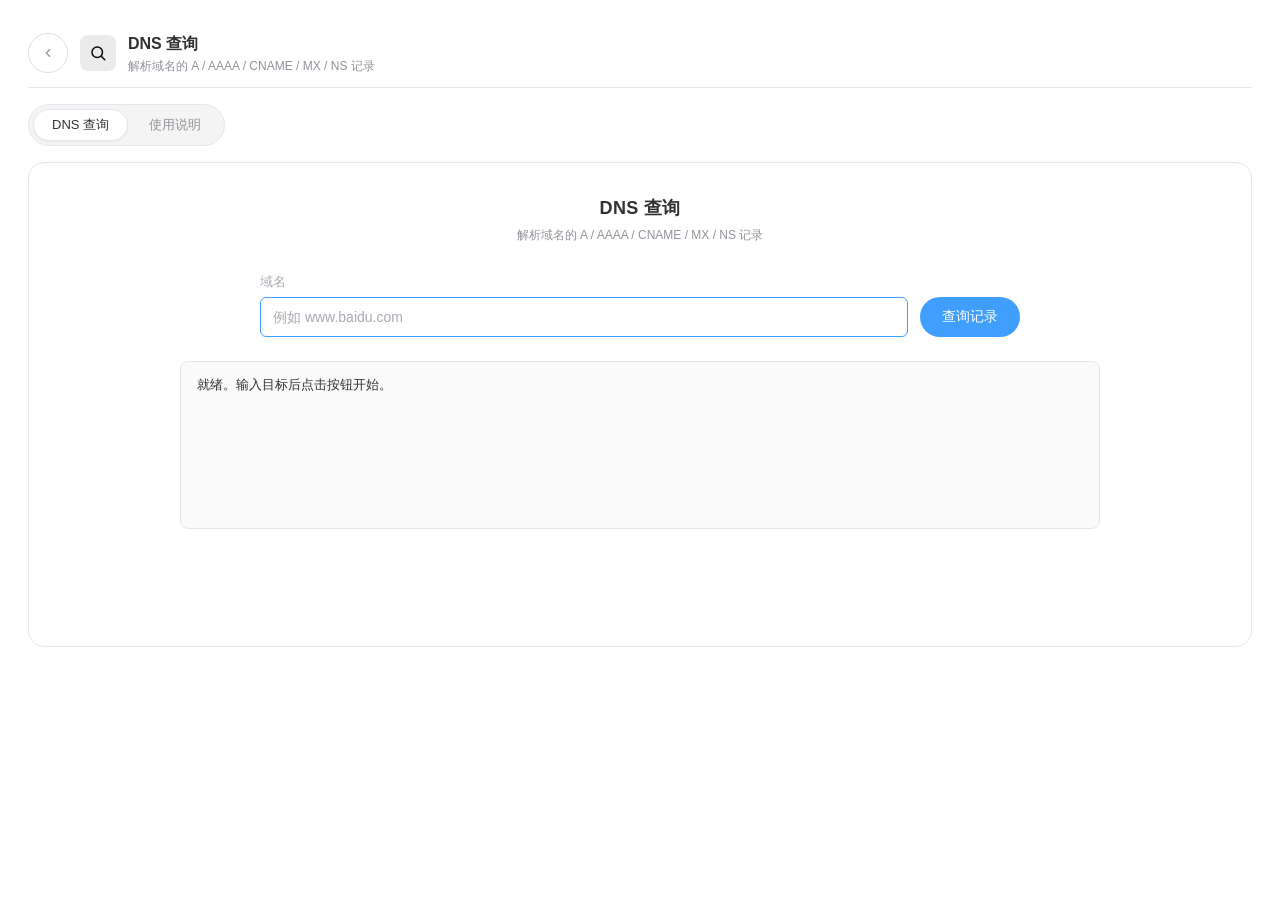
<file: frontend/tools-dns.html>
<!DOCTYPE html>
<html lang="zh-CN">
<head>
<meta charset="utf-8" />
<meta name="viewport" content="width=device-width, initial-scale=1" />
<title>DNS 查询 · MERCURY</title>
<style>
  :root {
    --bg: #ffffff;
    --card: #ffffff;
    --border: #e4e7ed;
    --text: #303133;
    --muted: #909399;
    --dim: #a8abb2;
    --field: #ffffff;
    --field-border: #dcdfe6;
    --out-bg: #fafafa;
    --out-border: #e4e7ed;
    --out-text: #303133;
    --icon-tile: rgba(9, 9, 11, .08);
    --icon-color: #09090b;
    --primary: #409eff;
    --success: #67c23a;
    --danger: #f56c6c;
    --mono: ui-monospace, SFMono-Regular, Menlo, Consolas, "Liberation Mono", monospace;
  }
  html[data-theme="dark"] {
    --bg: #121212;
    --card: #141414;
    --border: #1f2937;
    --text: #e5eaf3;
    --muted: #a3a6ad;
    --dim: #8d9095;
    --field: #1d1e1f;
    --field-border: #4c4d4f;
    --out-bg: #1d1e1f;
    --out-border: #363637;
    --out-text: #cfd3dc;
    --icon-tile: #409eff;
    --icon-color: #ffffff;
  }
  * { box-sizing: border-box; }
  html, body { height: 100%; }
  body {
    margin: 0;
    background: var(--bg);
    color: var(--text);
    font: 16px/1.5 -apple-system, BlinkMacSystemFont, "Segoe UI", "PingFang SC", "Microsoft YaHei", sans-serif;
    -webkit-font-smoothing: antialiased;
  }
  .page { max-width: 1600px; margin: 0 auto; padding: 20px 28px 40px; }

  /* 与测速页一致：gap 12 / py 12 / mb 16 / 底部分隔线 */
  .head {
    display: flex; align-items: center; gap: 12px;
    padding: 12px 0; margin-bottom: 16px;
    border-bottom: 1px solid var(--border);
  }
  .back {
    width: 40px; height: 40px; border-radius: 50%; flex: none;
    border: 1px solid var(--field-border); background: var(--card);
    color: var(--muted); display: grid; place-items: center;
    text-decoration: none; transition: all .18s ease;
  }
  .back:hover { color: var(--primary); border-color: var(--primary); }
  .back svg { width: 14px; height: 14px; }
  .head-icon {
    width: 36px; height: 36px; border-radius: 8px; flex: none;
    display: grid; place-items: center;
    background: var(--icon-tile); color: var(--icon-color);
  }
  .head-icon svg { width: 18px; height: 18px; }
  .head-text { min-width: 0; flex: 1; }
  .head-text h1 { margin: 0; font-size: 16px; font-weight: 600; line-height: 24px; }
  .head-text p { margin: 2px 0 0; font-size: 12px; color: var(--muted); line-height: 16.5px; }

  /* 内容卡片：圆角 16 / padding 32 / 1px 边框 */
  .panel {
    border: 1px solid var(--border); border-radius: 16px;
    background: var(--card); padding: 32px; min-height: 485px;
  }
  .panel-head { text-align: center; margin-bottom: 28px; }
  .panel-head h2 { margin: 0; font-size: 18px; font-weight: 700; letter-spacing: .3px; }
  .panel-head p { margin: 4px 0 0; font-size: 12px; color: var(--muted); }

  .form { display: flex; gap: 12px; align-items: flex-end; justify-content: center; flex-wrap: wrap; max-width: 760px; margin: 0 auto; }
  .field { display: flex; flex-direction: column; gap: 6px; flex: 1 1 260px; min-width: 180px; }
  .field.narrow { flex: 0 0 130px; min-width: 110px; }
  .field label { font-size: 13px; color: var(--dim); }
  input {
    width: 100%; height: 40px; padding: 0 12px; border-radius: 6px; outline: none;
    background: var(--field); border: 1px solid var(--field-border);
    color: var(--text); font-size: 14px; font-family: inherit; transition: border-color .18s ease;
  }
  select {
    width: 100%; height: 40px; padding: 0 12px; border-radius: 6px; outline: none;
    background: var(--field); border: 1px solid var(--field-border);
    color: var(--text); font-size: 14px; font-family: inherit;
  }
  input::placeholder { color: var(--dim); }
  input:focus { border-color: var(--primary); }
  button.primary {
    height: 40px; padding: 0 22px; border-radius: 999px; border: none; cursor: pointer;
    background: var(--primary); color: #fff; font-size: 14px; font-weight: 500; font-family: inherit;
    transition: filter .18s ease;
  }
  button.primary:hover { filter: brightness(1.08); }
  button.primary:disabled { opacity: .6; cursor: not-allowed; filter: none; }

  .out {
    margin: 24px auto 0; max-width: 920px; padding: 14px 16px; min-height: 168px;
    border-radius: 8px; background: var(--out-bg); border: 1px solid var(--out-border);
    color: var(--out-text); font-family: var(--mono); font-size: 12.5px; line-height: 1.75;
    white-space: pre-wrap; word-break: break-all;
  }
  .out.err { color: var(--danger); }

  .foot { margin: 12px auto 0; max-width: 920px; display: flex; justify-content: center; align-items: center; gap: 8px; }
  .badge { display: none; align-items: center; gap: 6px; font-size: 12px; }
  .badge.show { display: inline-flex; }
  .badge.ok { color: var(--success); }
  .badge.err { color: var(--danger); }
  .spinner {
    width: 13px; height: 13px; border-radius: 50%; border: 2px solid var(--field-border);
    border-top-color: var(--primary); animation: spin .8s linear infinite; display: none;
  }
  .spinner.show { display: inline-block; }
  @keyframes spin { to { transform: rotate(360deg); } }

  @media (max-width: 640px) {
    .page { padding: 16px 16px 32px; }
    .panel { padding: 20px 16px 24px; }
  }


  /* 使用说明 */
  /* 与测速页一致的灰色分段切换 */
  .tabs {
    display: inline-flex; gap: 2px; padding: 4px; margin: 0 0 16px;
    border-radius: 999px; background: rgba(0, 0, 0, .045); border: 1px solid var(--border);
  }
  html[data-theme="dark"] .tabs { background: rgba(255, 255, 255, .06); }
  .tabs button {
    height: 32px; padding: 0 18px; border-radius: 999px; cursor: pointer;
    border: 1px solid transparent; background: transparent; color: var(--muted);
    font-size: 13px; font-family: inherit; transition: all .16s ease;
  }
  .tabs button:hover { color: var(--text); }
  .tabs button.on {
    background: var(--card); border-color: var(--border); color: var(--text);
    box-shadow: 0 1px 2px rgba(0, 0, 0, .06);
  }
  .doc-title { margin: 0 0 10px; font-size: 26px; font-weight: 700; letter-spacing: .2px; line-height: 1.3; }
  .doc-lead { margin: 0 0 22px; font-size: 13.5px; line-height: 1.9; color: var(--text); }
  .doc-fig {
    margin: 0 auto 28px; padding: 18px; border-radius: 12px; max-width: 730px;
    background: #f7f8fa; border: 1px solid #e8eaf0; text-align: center;
  }
  .doc-fig svg { width: 100%; height: 244px; display: block; margin: 0 auto; }
  html[data-theme="dark"] .doc-fig { background: #f2f3f5; border-color: #dfe2e8; }
  .doc h3 {
    margin: 26px 0 10px; padding-bottom: 8px; font-size: 14px; font-weight: 700;
    border-bottom: 1px solid var(--border);
  }
  .doc h3:first-of-type { margin-top: 0; }
  .doc p { margin: 0 0 10px; font-size: 13.5px; line-height: 1.9; color: var(--text); }
  .doc ul, .doc ol { margin: 0 0 10px; padding-left: 22px; font-size: 13.5px; line-height: 1.9; }
  .doc li { margin: 2px 0; }
  .doc code {
    padding: 1px 5px; border-radius: 4px; background: var(--out-bg);
    border: 1px solid var(--out-border); font-family: var(--mono); font-size: 12px;
  }
  .doc .note { margin-top: 18px; }
</style>
</head>
<body>
<div class="page">
  <header class="head">
    <a class="back" id="back" href="#" aria-label="返回">
      <svg viewBox="0 0 24 24" fill="none" stroke="currentColor" stroke-width="2" stroke-linecap="round" stroke-linejoin="round"><path d="M15 18l-6-6 6-6"/></svg>
    </a>
    <div class="head-icon"><svg viewBox="0 0 24 24" fill="none" stroke="currentColor" stroke-width="2" stroke-linecap="round" stroke-linejoin="round"><circle cx="11" cy="11" r="7"/><path d="M21 21l-4.3-4.3"/></svg></div>
    <div class="head-text">
      <h1>DNS 查询</h1>
      <p>解析域名的 A / AAAA / CNAME / MX / NS 记录</p>
    </div>
  </header>

  
    <div class="tabs" id="tabs">
      <button class="on" data-p="main">DNS 查询</button>
      <button data-p="doc">使用说明</button>
    </div>

  <section class="panel" id="main">
    <div class="panel-head">
      <h2>DNS 查询</h2>
      <p>解析域名的 A / AAAA / CNAME / MX / NS 记录</p>
    </div>

    <div class="form">
      <div class="field">
        <label>域名</label>
        <input id="name" placeholder="例如 www.baidu.com" autofocus />
      </div>
      <button class="primary" id="run" data-label="查询记录">查询记录</button>
    </div>

    <pre class="out" id="out">就绪。输入目标后点击按钮开始。</pre>
    <div class="foot" id="dlwrap" style="display:none"><a id="dl" class="primary" style="text-decoration:none" href="#">下载 pcap 文件</a></div>
    <div class="foot">
      <span class="spinner" id="spin"></span>
      <span class="badge" id="status"></span>
    </div>
  </section>
  <section class="panel" id="doc" style="display:none">
    <div class="doc">
      <h2 class="doc-title">DNS 查询使用说明</h2>
      <p class="doc-lead">本工具用于验证域名能否被正确解析。通过飞牛的 DNS 服务器查询 A / AAAA / CNAME / MX / NS 记录，快速区分是“域名解析问题”还是“网络连通问题”。</p>
      <div class="doc-fig"><svg viewBox="0 0 720 230" xmlns="http://www.w3.org/2000/svg"><defs><marker id="ar" viewBox="0 0 10 10" refX="9" refY="5" markerWidth="7" markerHeight="7" orient="auto"><path d="M0,0 L10,5 L0,10 z" fill="#4f6ef7"/></marker><marker id="ag" viewBox="0 0 10 10" refX="9" refY="5" markerWidth="7" markerHeight="7" orient="auto"><path d="M0,0 L10,5 L0,10 z" fill="#3fae5a"/></marker></defs>
  <text x="360" y="26" text-anchor="middle" font-size="12" fill="#606266">域名解析链路：飞牛 → 系统 DNS → 记录</text>
  
  <rect x="40" y="80" width="150" height="70" rx="10" fill="#ffffff" stroke="#dfe3ec"/>
  <text x="115" y="111" text-anchor="middle" font-size="14" font-weight="600" fill="#303133">飞牛主机</text>
  <text x="115" y="131" text-anchor="middle" font-size="11" fill="#909399">发起查询</text>
  
  <rect x="285" y="80" width="150" height="70" rx="10" fill="#ffffff" stroke="#dfe3ec"/>
  <text x="360" y="111" text-anchor="middle" font-size="14" font-weight="600" fill="#303133">DNS 服务器</text>
  <text x="360" y="131" text-anchor="middle" font-size="11" fill="#909399">resolv.conf</text>
  
  <rect x="530" y="56" width="150" height="120" rx="10" fill="#f2f6ff" stroke="#dfe3ec"/>
  <text x="605" y="112" text-anchor="middle" font-size="14" font-weight="600" fill="#303133">解析结果</text>
  <text x="605" y="132" text-anchor="middle" font-size="11" fill="#909399">A / AAAA / CNAME</text>
  <line x1="198" y1="105" x2="277" y2="105" stroke="#4f6ef7" stroke-width="2" marker-end="url(#ar)"/>
  <text x="237" y="97" text-anchor="middle" font-size="11" fill="#4f6ef7">查询</text>
  <line x1="277" y1="128" x2="198" y2="128" stroke="#3fae5a" stroke-width="2" marker-end="url(#ag)"/>
  <text x="237" y="146" text-anchor="middle" font-size="11" fill="#3fae5a">应答</text>
  <line x1="443" y1="115" x2="522" y2="115" stroke="#4f6ef7" stroke-width="2" marker-end="url(#ar)"/>
  <text x="483" y="107" text-anchor="middle" font-size="11" fill="#4f6ef7">记录</text>
  <text x="605" y="150" text-anchor="middle" font-size="11" fill="#909399">MX / NS</text>
  <text x="360" y="205" text-anchor="middle" font-size="11" fill="#909399">只做查询，不修改任何 DNS 设置</text>
</svg></div>

      <p>本工具用飞牛主机上配置的 DNS 服务器解析域名，返回 A / AAAA / CNAME / MX / NS 记录，用来判断域名解析是否正常。</p>
      <h3>工作原理</h3>
      <ul>
        <li>查询由飞牛后端发起，走系统默认 DNS（<code>/etc/resolv.conf</code>）。</li>
        <li>依次查询 A（IPv4）、AAAA（IPv6）、CNAME（别名）、MX（邮件）、NS（权威服务器）。</li>
      </ul>
      <h3>使用步骤</h3>
      <ol>
        <li>输入域名，例如 <code>www.baidu.com</code>，不需要带 <code>http://</code>。</li>
        <li>点击「查询记录」。</li>
      </ol>
      <h3>结果解读</h3>
      <ul>
        <li>有 A 记录说明域名能解析到 IPv4 地址，这是浏览器访问的前提。</li>
        <li>返回 <code>NXDOMAIN</code> 表示域名不存在；返回空结果多为 DNS 服务器不可达或被拦截。</li>
        <li>如果这里能解析、但设备上打不开，问题通常在网关、代理或防火墙，而不是 DNS。</li>
      </ul>
      <div class="note">本工具只做查询，不修改飞牛或任何设备的 DNS 设置。</div>
    </div>
  </section>

</div>

<script>
  // 跟随应用主题：应用用 vueuse 的 color-scheme 记录 light/dark/auto
  (function () {
    var mode = 'auto';
    try { mode = localStorage.getItem('vueuse-color-scheme') || 'auto'; } catch (e) {}
    if (mode !== 'light' && mode !== 'dark') {
      mode = window.matchMedia && window.matchMedia('(prefers-color-scheme: dark)').matches ? 'dark' : 'light';
    }
    document.documentElement.setAttribute('data-theme', mode);
  })();

  // 定点返回诊断工具页，不用 history.back()，避免跳到别的页面
  document.getElementById('back').addEventListener('click', function (ev) {
    ev.preventDefault();
    if (window.parent !== window && window.parent.__mercuryCloseTool) {
      window.parent.__mercuryCloseTool();
      return;
    }
    location.href = './#/diagnostic-tools';
  });

  var PREFIX = (function () {
    var p = location.pathname;
    var i = p.lastIndexOf('/');
    return i >= 0 ? p.slice(0, i) : '';
  })();

  var out = document.getElementById('out');
  var statusEl = document.getElementById('status');
  var spin = document.getElementById('spin');
  var runBtn = document.getElementById('run');

  function setStatus(ok) {
    statusEl.className = 'badge show ' + (ok ? 'ok' : 'err');
    statusEl.textContent = ok ? '完成' : '失败';
  }
  function fail(msg) {
    out.className = 'out err';
    out.textContent = msg;
    statusEl.className = 'badge';
  }
  function setBusy(on) {
    spin.className = 'spinner' + (on ? ' show' : '');
    runBtn.disabled = on;
    runBtn.textContent = on ? '执行中…' : runBtn.dataset.label;
  }
  async function run(url, tip) {
    setBusy(true);
    out.className = 'out';
    out.textContent = tip;
    statusEl.className = 'badge';
    try {
      var r = await fetch(PREFIX + url, { cache: 'no-store' });
      var j = await r.json();
      if (j.code !== 200 || !j.data) throw new Error(j.message || '请求失败');
      out.textContent = j.data.output || '(无输出)';
      setStatus(!!j.data.ok);
    } catch (e) {
      out.className = 'out err';
      out.textContent = '出错：' + (e.message || e);
      setStatus(false);
    } finally {
      setBusy(false);
    }
  }
  runBtn.addEventListener('click', onRun);
  document.querySelectorAll('input').forEach(function (el) {
    el.addEventListener('keydown', function (ev) { if (ev.key === 'Enter') onRun(); });
  });

  function onRun() {
    var name = document.getElementById('name').value.trim();
    if (!name) return fail('请输入域名');
    run('/api/tools/dns?name=' + encodeURIComponent(name), '正在解析 ' + name + ' …');
  }
</script>
<script>
  (function () {
    var tabs = document.getElementById('tabs');
    var main = document.getElementById('main');
    var doc = document.getElementById('doc');
    if (!tabs || !main || !doc) return;
    tabs.addEventListener('click', function (ev) {
      var b = ev.target.closest('button');
      if (!b) return;
      var showDoc = b.dataset.p === 'doc';
      main.style.display = showDoc ? 'none' : '';
      doc.style.display = showDoc ? '' : 'none';
      Array.prototype.forEach.call(tabs.children, function (x) {
        x.classList.toggle('on', x === b);
      });
      window.scrollTo(0, 0);
    });
  })();
</script>
</body>
</html>
</file>
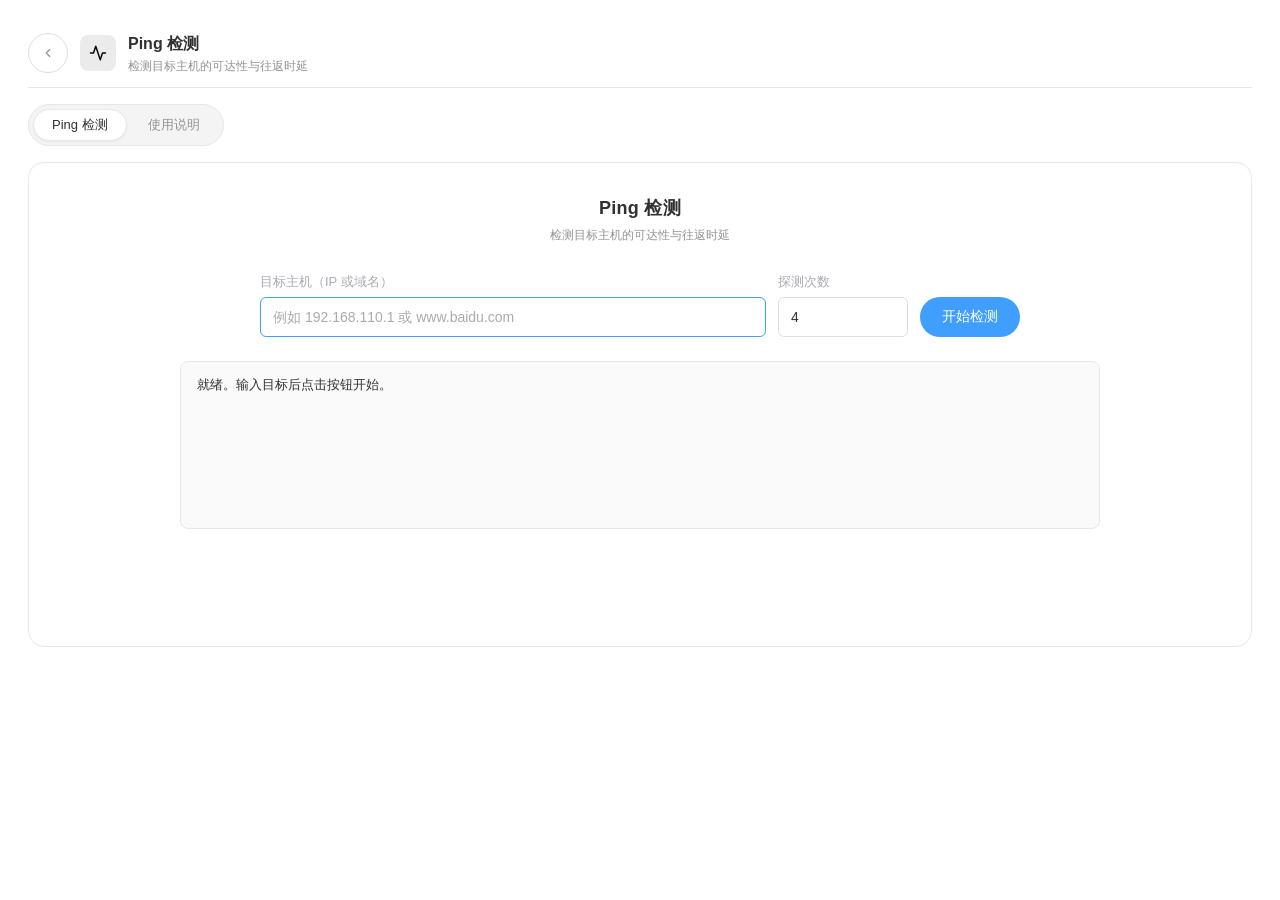
<file: frontend/tools-ping.html>
<!DOCTYPE html>
<html lang="zh-CN">
<head>
<meta charset="utf-8" />
<meta name="viewport" content="width=device-width, initial-scale=1" />
<title>Ping 检测 · MERCURY</title>
<style>
  :root {
    --bg: #ffffff;
    --card: #ffffff;
    --border: #e4e7ed;
    --text: #303133;
    --muted: #909399;
    --dim: #a8abb2;
    --field: #ffffff;
    --field-border: #dcdfe6;
    --out-bg: #fafafa;
    --out-border: #e4e7ed;
    --out-text: #303133;
    --icon-tile: rgba(9, 9, 11, .08);
    --icon-color: #09090b;
    --primary: #409eff;
    --success: #67c23a;
    --danger: #f56c6c;
    --mono: ui-monospace, SFMono-Regular, Menlo, Consolas, "Liberation Mono", monospace;
  }
  html[data-theme="dark"] {
    --bg: #121212;
    --card: #141414;
    --border: #1f2937;
    --text: #e5eaf3;
    --muted: #a3a6ad;
    --dim: #8d9095;
    --field: #1d1e1f;
    --field-border: #4c4d4f;
    --out-bg: #1d1e1f;
    --out-border: #363637;
    --out-text: #cfd3dc;
    --icon-tile: #409eff;
    --icon-color: #ffffff;
  }
  * { box-sizing: border-box; }
  html, body { height: 100%; }
  body {
    margin: 0;
    background: var(--bg);
    color: var(--text);
    font: 16px/1.5 -apple-system, BlinkMacSystemFont, "Segoe UI", "PingFang SC", "Microsoft YaHei", sans-serif;
    -webkit-font-smoothing: antialiased;
  }
  .page { max-width: 1600px; margin: 0 auto; padding: 20px 28px 40px; }

  /* 与测速页一致：gap 12 / py 12 / mb 16 / 底部分隔线 */
  .head {
    display: flex; align-items: center; gap: 12px;
    padding: 12px 0; margin-bottom: 16px;
    border-bottom: 1px solid var(--border);
  }
  .back {
    width: 40px; height: 40px; border-radius: 50%; flex: none;
    border: 1px solid var(--field-border); background: var(--card);
    color: var(--muted); display: grid; place-items: center;
    text-decoration: none; transition: all .18s ease;
  }
  .back:hover { color: var(--primary); border-color: var(--primary); }
  .back svg { width: 14px; height: 14px; }
  .head-icon {
    width: 36px; height: 36px; border-radius: 8px; flex: none;
    display: grid; place-items: center;
    background: var(--icon-tile); color: var(--icon-color);
  }
  .head-icon svg { width: 18px; height: 18px; }
  .head-text { min-width: 0; flex: 1; }
  .head-text h1 { margin: 0; font-size: 16px; font-weight: 600; line-height: 24px; }
  .head-text p { margin: 2px 0 0; font-size: 12px; color: var(--muted); line-height: 16.5px; }

  /* 内容卡片：圆角 16 / padding 32 / 1px 边框 */
  .panel {
    border: 1px solid var(--border); border-radius: 16px;
    background: var(--card); padding: 32px; min-height: 485px;
  }
  .panel-head { text-align: center; margin-bottom: 28px; }
  .panel-head h2 { margin: 0; font-size: 18px; font-weight: 700; letter-spacing: .3px; }
  .panel-head p { margin: 4px 0 0; font-size: 12px; color: var(--muted); }

  .form { display: flex; gap: 12px; align-items: flex-end; justify-content: center; flex-wrap: wrap; max-width: 760px; margin: 0 auto; }
  .field { display: flex; flex-direction: column; gap: 6px; flex: 1 1 260px; min-width: 180px; }
  .field.narrow { flex: 0 0 130px; min-width: 110px; }
  .field label { font-size: 13px; color: var(--dim); }
  input {
    width: 100%; height: 40px; padding: 0 12px; border-radius: 6px; outline: none;
    background: var(--field); border: 1px solid var(--field-border);
    color: var(--text); font-size: 14px; font-family: inherit; transition: border-color .18s ease;
  }
  select {
    width: 100%; height: 40px; padding: 0 12px; border-radius: 6px; outline: none;
    background: var(--field); border: 1px solid var(--field-border);
    color: var(--text); font-size: 14px; font-family: inherit;
  }
  input::placeholder { color: var(--dim); }
  input:focus { border-color: var(--primary); }
  button.primary {
    height: 40px; padding: 0 22px; border-radius: 999px; border: none; cursor: pointer;
    background: var(--primary); color: #fff; font-size: 14px; font-weight: 500; font-family: inherit;
    transition: filter .18s ease;
  }
  button.primary:hover { filter: brightness(1.08); }
  button.primary:disabled { opacity: .6; cursor: not-allowed; filter: none; }

  .out {
    margin: 24px auto 0; max-width: 920px; padding: 14px 16px; min-height: 168px;
    border-radius: 8px; background: var(--out-bg); border: 1px solid var(--out-border);
    color: var(--out-text); font-family: var(--mono); font-size: 12.5px; line-height: 1.75;
    white-space: pre-wrap; word-break: break-all;
  }
  .out.err { color: var(--danger); }

  .foot { margin: 12px auto 0; max-width: 920px; display: flex; justify-content: center; align-items: center; gap: 8px; }
  .badge { display: none; align-items: center; gap: 6px; font-size: 12px; }
  .badge.show { display: inline-flex; }
  .badge.ok { color: var(--success); }
  .badge.err { color: var(--danger); }
  .spinner {
    width: 13px; height: 13px; border-radius: 50%; border: 2px solid var(--field-border);
    border-top-color: var(--primary); animation: spin .8s linear infinite; display: none;
  }
  .spinner.show { display: inline-block; }
  @keyframes spin { to { transform: rotate(360deg); } }

  @media (max-width: 640px) {
    .page { padding: 16px 16px 32px; }
    .panel { padding: 20px 16px 24px; }
  }


  /* 使用说明 */
  /* 与测速页一致的灰色分段切换 */
  .tabs {
    display: inline-flex; gap: 2px; padding: 4px; margin: 0 0 16px;
    border-radius: 999px; background: rgba(0, 0, 0, .045); border: 1px solid var(--border);
  }
  html[data-theme="dark"] .tabs { background: rgba(255, 255, 255, .06); }
  .tabs button {
    height: 32px; padding: 0 18px; border-radius: 999px; cursor: pointer;
    border: 1px solid transparent; background: transparent; color: var(--muted);
    font-size: 13px; font-family: inherit; transition: all .16s ease;
  }
  .tabs button:hover { color: var(--text); }
  .tabs button.on {
    background: var(--card); border-color: var(--border); color: var(--text);
    box-shadow: 0 1px 2px rgba(0, 0, 0, .06);
  }
  .doc-title { margin: 0 0 10px; font-size: 26px; font-weight: 700; letter-spacing: .2px; line-height: 1.3; }
  .doc-lead { margin: 0 0 22px; font-size: 13.5px; line-height: 1.9; color: var(--text); }
  .doc-fig {
    margin: 0 auto 28px; padding: 18px; border-radius: 12px; max-width: 730px;
    background: #f7f8fa; border: 1px solid #e8eaf0; text-align: center;
  }
  .doc-fig svg { width: 100%; height: 244px; display: block; margin: 0 auto; }
  html[data-theme="dark"] .doc-fig { background: #f2f3f5; border-color: #dfe2e8; }
  .doc h3 {
    margin: 26px 0 10px; padding-bottom: 8px; font-size: 14px; font-weight: 700;
    border-bottom: 1px solid var(--border);
  }
  .doc h3:first-of-type { margin-top: 0; }
  .doc p { margin: 0 0 10px; font-size: 13.5px; line-height: 1.9; color: var(--text); }
  .doc ul, .doc ol { margin: 0 0 10px; padding-left: 22px; font-size: 13.5px; line-height: 1.9; }
  .doc li { margin: 2px 0; }
  .doc code {
    padding: 1px 5px; border-radius: 4px; background: var(--out-bg);
    border: 1px solid var(--out-border); font-family: var(--mono); font-size: 12px;
  }
  .doc .note { margin-top: 18px; }
</style>
</head>
<body>
<div class="page">
  <header class="head">
    <a class="back" id="back" href="#" aria-label="返回">
      <svg viewBox="0 0 24 24" fill="none" stroke="currentColor" stroke-width="2" stroke-linecap="round" stroke-linejoin="round"><path d="M15 18l-6-6 6-6"/></svg>
    </a>
    <div class="head-icon"><svg viewBox="0 0 24 24" fill="none" stroke="currentColor" stroke-width="2" stroke-linecap="round" stroke-linejoin="round"><path d="M22 12h-4l-3 9L9 3l-3 9H2"/></svg></div>
    <div class="head-text">
      <h1>Ping 检测</h1>
      <p>检测目标主机的可达性与往返时延</p>
    </div>
  </header>

  
    <div class="tabs" id="tabs">
      <button class="on" data-p="main">Ping 检测</button>
      <button data-p="doc">使用说明</button>
    </div>

  <section class="panel" id="main">
    <div class="panel-head">
      <h2>Ping 检测</h2>
      <p>检测目标主机的可达性与往返时延</p>
    </div>

    <div class="form">
      <div class="field">
        <label>目标主机（IP 或域名）</label>
        <input id="host" placeholder="例如 192.168.110.1 或 www.baidu.com" autofocus />
      </div>
      <div class="field narrow">
        <label>探测次数</label>
        <input id="count" type="number" min="1" max="20" value="4" />
      </div>
      <button class="primary" id="run" data-label="开始检测">开始检测</button>
    </div>

    <pre class="out" id="out">就绪。输入目标后点击按钮开始。</pre>
    <div class="foot" id="dlwrap" style="display:none"><a id="dl" class="primary" style="text-decoration:none" href="#">下载 pcap 文件</a></div>
    <div class="foot">
      <span class="spinner" id="spin"></span>
      <span class="badge" id="status"></span>
    </div>
  </section>
  <section class="panel" id="doc" style="display:none">
    <div class="doc">
      <h2 class="doc-title">Ping 检测使用说明</h2>
      <p class="doc-lead">本工具用于检测从飞牛主机到目标主机的可达性与往返时延。通过 TCP 握手探测判断目标是否在线，可用于快速定位“这台设备到底通不通”的问题。</p>
      <div class="doc-fig"><svg viewBox="0 0 720 220" xmlns="http://www.w3.org/2000/svg"><defs><marker id="ar" viewBox="0 0 10 10" refX="9" refY="5" markerWidth="7" markerHeight="7" orient="auto"><path d="M0,0 L10,5 L0,10 z" fill="#4f6ef7"/></marker><marker id="ag" viewBox="0 0 10 10" refX="9" refY="5" markerWidth="7" markerHeight="7" orient="auto"><path d="M0,0 L10,5 L0,10 z" fill="#3fae5a"/></marker></defs>
  <text x="360" y="26" text-anchor="middle" font-size="12" fill="#606266">TCP 可达性探测：飞牛 → 目标主机的常见服务端口</text>
  
  <rect x="60" y="70" width="170" height="74" rx="10" fill="#ffffff" stroke="#dfe3ec"/>
  <text x="145" y="103" text-anchor="middle" font-size="14" font-weight="600" fill="#303133">飞牛主机</text>
  <text x="145" y="123" text-anchor="middle" font-size="11" fill="#909399">探测发起端</text>
  
  <rect x="490" y="70" width="170" height="74" rx="10" fill="#ffffff" stroke="#dfe3ec"/>
  <text x="575" y="103" text-anchor="middle" font-size="14" font-weight="600" fill="#303133">目标主机</text>
  <text x="575" y="123" text-anchor="middle" font-size="11" fill="#909399">IP / 域名</text>
  <line x1="238" y1="96" x2="482" y2="96" stroke="#4f6ef7" stroke-width="2" marker-end="url(#ar)"/>
  <text x="360" y="88" text-anchor="middle" font-size="11" fill="#4f6ef7">TCP SYN</text>
  <line x1="482" y1="122" x2="238" y2="122" stroke="#3fae5a" stroke-width="2" marker-end="url(#ag)"/>
  <text x="360" y="140" text-anchor="middle" font-size="11" fill="#3fae5a">SYN / ACK → 记录握手耗时</text>
  <text x="360" y="182" text-anchor="middle" font-size="11" fill="#909399">探测端口：80 · 443 · 22 · 5666 · 5201（任一成功即可达）</text>
</svg></div>

      <p>本工具从飞牛主机向目标发起 TCP 探测，用握手是否成功和耗时判断目标是否可达、往返时延有多大。</p>
      <h3>工作原理</h3>
      <ul>
        <li>后端按顺序尝试与目标建立 TCP 连接，探测端口为 <code>80</code>、<code>443</code>、<code>22</code>、<code>5666</code>、<code>5201</code>。</li>
        <li>任意一个端口握手成功即判定目标可达，耗时记为本次延迟。</li>
        <li>不使用 ICMP，所以对端禁止 ping 时依然可以测；但也因此反映的是 TCP 建连时间，和系统 ping 的数值会略有差异。</li>
      </ul>
      <h3>准备工作</h3>
      <ul>
        <li>目标需与飞牛在同一网络或可路由到达。</li>
        <li>目标上至少有一个常见服务端口处于监听状态，否则会被判为不可达。</li>
      </ul>
      <h3>使用步骤</h3>
      <ol>
        <li>输入目标 IP 或域名，例如 <code>192.168.110.1</code>、<code>www.baidu.com</code>。</li>
        <li>填写探测次数（1-20 次），默认 4 次。</li>
        <li>点击「开始检测」，等待结果输出。</li>
      </ol>
      <h3>结果解读</h3>
      <ul>
        <li>每一行是一次探测：成功时给出耗时（毫秒），失败时标注不可达。</li>
        <li>末尾给出成功次数、平均/最小/最大时延。</li>
        <li>偶发几百毫秒的抖动通常来自对端排队或无线链路；持续超时先检查 IP、网段和目标服务。</li>
      </ul>
      <div class="note">这是「TCP 可达性探测」，不是 ICMP ping。若目标只开放 8080 等非常规端口，结果会显示不可达，属正常。</div>
    </div>
  </section>

</div>

<script>
  // 跟随应用主题：应用用 vueuse 的 color-scheme 记录 light/dark/auto
  (function () {
    var mode = 'auto';
    try { mode = localStorage.getItem('vueuse-color-scheme') || 'auto'; } catch (e) {}
    if (mode !== 'light' && mode !== 'dark') {
      mode = window.matchMedia && window.matchMedia('(prefers-color-scheme: dark)').matches ? 'dark' : 'light';
    }
    document.documentElement.setAttribute('data-theme', mode);
  })();

  // 定点返回诊断工具页，不用 history.back()，避免跳到别的页面
  document.getElementById('back').addEventListener('click', function (ev) {
    ev.preventDefault();
    if (window.parent !== window && window.parent.__mercuryCloseTool) {
      window.parent.__mercuryCloseTool();
      return;
    }
    location.href = './#/diagnostic-tools';
  });

  var PREFIX = (function () {
    var p = location.pathname;
    var i = p.lastIndexOf('/');
    return i >= 0 ? p.slice(0, i) : '';
  })();

  var out = document.getElementById('out');
  var statusEl = document.getElementById('status');
  var spin = document.getElementById('spin');
  var runBtn = document.getElementById('run');

  function setStatus(ok) {
    statusEl.className = 'badge show ' + (ok ? 'ok' : 'err');
    statusEl.textContent = ok ? '完成' : '失败';
  }
  function fail(msg) {
    out.className = 'out err';
    out.textContent = msg;
    statusEl.className = 'badge';
  }
  function setBusy(on) {
    spin.className = 'spinner' + (on ? ' show' : '');
    runBtn.disabled = on;
    runBtn.textContent = on ? '执行中…' : runBtn.dataset.label;
  }
  async function run(url, tip) {
    setBusy(true);
    out.className = 'out';
    out.textContent = tip;
    statusEl.className = 'badge';
    try {
      var r = await fetch(PREFIX + url, { cache: 'no-store' });
      var j = await r.json();
      if (j.code !== 200 || !j.data) throw new Error(j.message || '请求失败');
      out.textContent = j.data.output || '(无输出)';
      setStatus(!!j.data.ok);
    } catch (e) {
      out.className = 'out err';
      out.textContent = '出错：' + (e.message || e);
      setStatus(false);
    } finally {
      setBusy(false);
    }
  }
  runBtn.addEventListener('click', onRun);
  document.querySelectorAll('input').forEach(function (el) {
    el.addEventListener('keydown', function (ev) { if (ev.key === 'Enter') onRun(); });
  });

  function onRun() {
    var host = document.getElementById('host').value.trim();
    if (!host) return fail('请输入目标主机');
    var count = document.getElementById('count').value || 4;
    run('/api/tools/ping?host=' + encodeURIComponent(host) + '&count=' + encodeURIComponent(count), '正在探测 ' + host + ' …');
  }
</script>
<script>
  (function () {
    var tabs = document.getElementById('tabs');
    var main = document.getElementById('main');
    var doc = document.getElementById('doc');
    if (!tabs || !main || !doc) return;
    tabs.addEventListener('click', function (ev) {
      var b = ev.target.closest('button');
      if (!b) return;
      var showDoc = b.dataset.p === 'doc';
      main.style.display = showDoc ? 'none' : '';
      doc.style.display = showDoc ? '' : 'none';
      Array.prototype.forEach.call(tabs.children, function (x) {
        x.classList.toggle('on', x === b);
      });
      window.scrollTo(0, 0);
    });
  })();
</script>
</body>
</html>
</file>
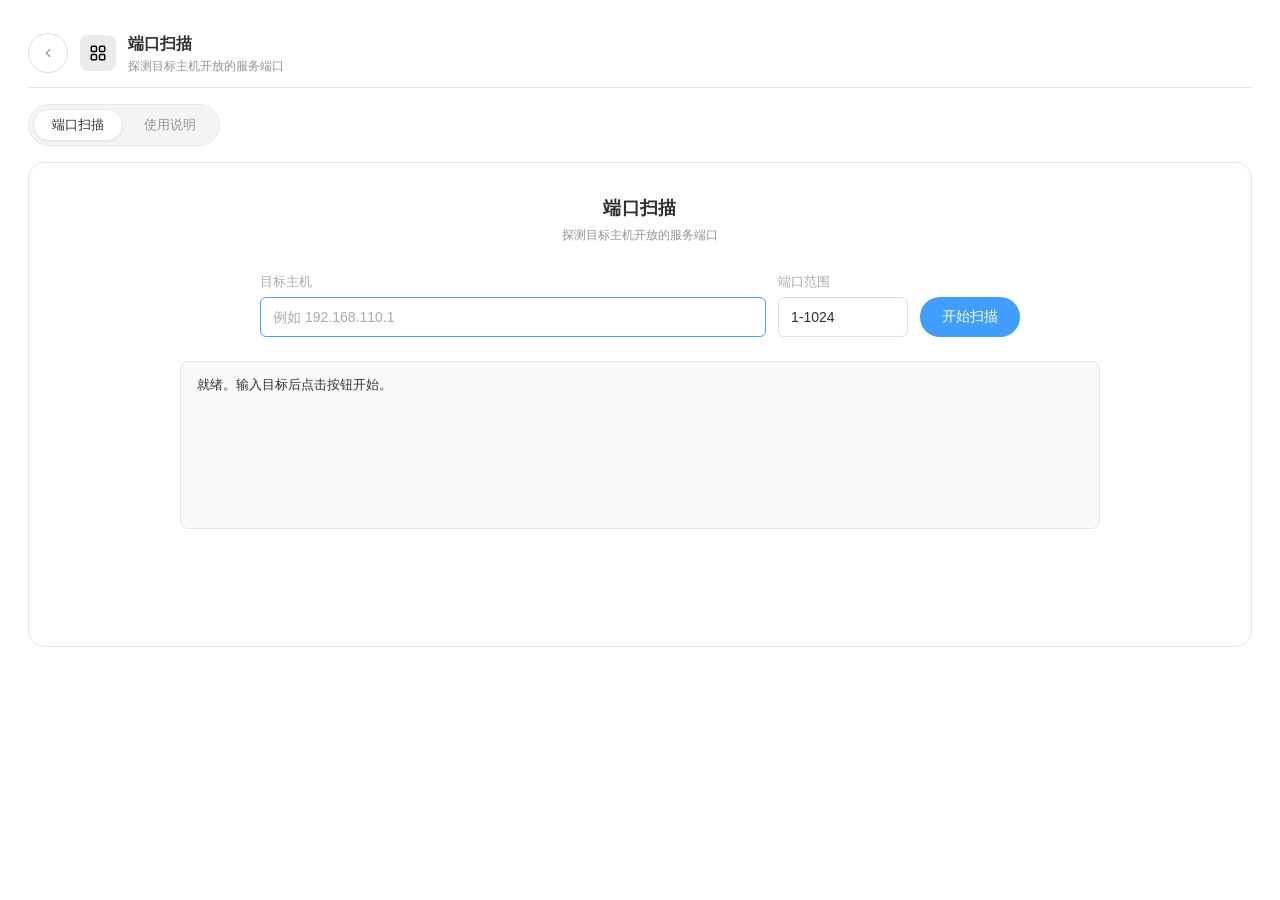
<file: frontend/tools-portscan.html>
<!DOCTYPE html>
<html lang="zh-CN">
<head>
<meta charset="utf-8" />
<meta name="viewport" content="width=device-width, initial-scale=1" />
<title>端口扫描 · MERCURY</title>
<style>
  :root {
    --bg: #ffffff;
    --card: #ffffff;
    --border: #e4e7ed;
    --text: #303133;
    --muted: #909399;
    --dim: #a8abb2;
    --field: #ffffff;
    --field-border: #dcdfe6;
    --out-bg: #fafafa;
    --out-border: #e4e7ed;
    --out-text: #303133;
    --icon-tile: rgba(9, 9, 11, .08);
    --icon-color: #09090b;
    --primary: #409eff;
    --success: #67c23a;
    --danger: #f56c6c;
    --mono: ui-monospace, SFMono-Regular, Menlo, Consolas, "Liberation Mono", monospace;
  }
  html[data-theme="dark"] {
    --bg: #121212;
    --card: #141414;
    --border: #1f2937;
    --text: #e5eaf3;
    --muted: #a3a6ad;
    --dim: #8d9095;
    --field: #1d1e1f;
    --field-border: #4c4d4f;
    --out-bg: #1d1e1f;
    --out-border: #363637;
    --out-text: #cfd3dc;
    --icon-tile: #409eff;
    --icon-color: #ffffff;
  }
  * { box-sizing: border-box; }
  html, body { height: 100%; }
  body {
    margin: 0;
    background: var(--bg);
    color: var(--text);
    font: 16px/1.5 -apple-system, BlinkMacSystemFont, "Segoe UI", "PingFang SC", "Microsoft YaHei", sans-serif;
    -webkit-font-smoothing: antialiased;
  }
  .page { max-width: 1600px; margin: 0 auto; padding: 20px 28px 40px; }

  /* 与测速页一致：gap 12 / py 12 / mb 16 / 底部分隔线 */
  .head {
    display: flex; align-items: center; gap: 12px;
    padding: 12px 0; margin-bottom: 16px;
    border-bottom: 1px solid var(--border);
  }
  .back {
    width: 40px; height: 40px; border-radius: 50%; flex: none;
    border: 1px solid var(--field-border); background: var(--card);
    color: var(--muted); display: grid; place-items: center;
    text-decoration: none; transition: all .18s ease;
  }
  .back:hover { color: var(--primary); border-color: var(--primary); }
  .back svg { width: 14px; height: 14px; }
  .head-icon {
    width: 36px; height: 36px; border-radius: 8px; flex: none;
    display: grid; place-items: center;
    background: var(--icon-tile); color: var(--icon-color);
  }
  .head-icon svg { width: 18px; height: 18px; }
  .head-text { min-width: 0; flex: 1; }
  .head-text h1 { margin: 0; font-size: 16px; font-weight: 600; line-height: 24px; }
  .head-text p { margin: 2px 0 0; font-size: 12px; color: var(--muted); line-height: 16.5px; }

  /* 内容卡片：圆角 16 / padding 32 / 1px 边框 */
  .panel {
    border: 1px solid var(--border); border-radius: 16px;
    background: var(--card); padding: 32px; min-height: 485px;
  }
  .panel-head { text-align: center; margin-bottom: 28px; }
  .panel-head h2 { margin: 0; font-size: 18px; font-weight: 700; letter-spacing: .3px; }
  .panel-head p { margin: 4px 0 0; font-size: 12px; color: var(--muted); }

  .form { display: flex; gap: 12px; align-items: flex-end; justify-content: center; flex-wrap: wrap; max-width: 760px; margin: 0 auto; }
  .field { display: flex; flex-direction: column; gap: 6px; flex: 1 1 260px; min-width: 180px; }
  .field.narrow { flex: 0 0 130px; min-width: 110px; }
  .field label { font-size: 13px; color: var(--dim); }
  input {
    width: 100%; height: 40px; padding: 0 12px; border-radius: 6px; outline: none;
    background: var(--field); border: 1px solid var(--field-border);
    color: var(--text); font-size: 14px; font-family: inherit; transition: border-color .18s ease;
  }
  select {
    width: 100%; height: 40px; padding: 0 12px; border-radius: 6px; outline: none;
    background: var(--field); border: 1px solid var(--field-border);
    color: var(--text); font-size: 14px; font-family: inherit;
  }
  input::placeholder { color: var(--dim); }
  input:focus { border-color: var(--primary); }
  button.primary {
    height: 40px; padding: 0 22px; border-radius: 999px; border: none; cursor: pointer;
    background: var(--primary); color: #fff; font-size: 14px; font-weight: 500; font-family: inherit;
    transition: filter .18s ease;
  }
  button.primary:hover { filter: brightness(1.08); }
  button.primary:disabled { opacity: .6; cursor: not-allowed; filter: none; }

  .out {
    margin: 24px auto 0; max-width: 920px; padding: 14px 16px; min-height: 168px;
    border-radius: 8px; background: var(--out-bg); border: 1px solid var(--out-border);
    color: var(--out-text); font-family: var(--mono); font-size: 12.5px; line-height: 1.75;
    white-space: pre-wrap; word-break: break-all;
  }
  .out.err { color: var(--danger); }

  .foot { margin: 12px auto 0; max-width: 920px; display: flex; justify-content: center; align-items: center; gap: 8px; }
  .badge { display: none; align-items: center; gap: 6px; font-size: 12px; }
  .badge.show { display: inline-flex; }
  .badge.ok { color: var(--success); }
  .badge.err { color: var(--danger); }
  .spinner {
    width: 13px; height: 13px; border-radius: 50%; border: 2px solid var(--field-border);
    border-top-color: var(--primary); animation: spin .8s linear infinite; display: none;
  }
  .spinner.show { display: inline-block; }
  @keyframes spin { to { transform: rotate(360deg); } }

  @media (max-width: 640px) {
    .page { padding: 16px 16px 32px; }
    .panel { padding: 20px 16px 24px; }
  }


  /* 使用说明 */
  /* 与测速页一致的灰色分段切换 */
  .tabs {
    display: inline-flex; gap: 2px; padding: 4px; margin: 0 0 16px;
    border-radius: 999px; background: rgba(0, 0, 0, .045); border: 1px solid var(--border);
  }
  html[data-theme="dark"] .tabs { background: rgba(255, 255, 255, .06); }
  .tabs button {
    height: 32px; padding: 0 18px; border-radius: 999px; cursor: pointer;
    border: 1px solid transparent; background: transparent; color: var(--muted);
    font-size: 13px; font-family: inherit; transition: all .16s ease;
  }
  .tabs button:hover { color: var(--text); }
  .tabs button.on {
    background: var(--card); border-color: var(--border); color: var(--text);
    box-shadow: 0 1px 2px rgba(0, 0, 0, .06);
  }
  .doc-title { margin: 0 0 10px; font-size: 26px; font-weight: 700; letter-spacing: .2px; line-height: 1.3; }
  .doc-lead { margin: 0 0 22px; font-size: 13.5px; line-height: 1.9; color: var(--text); }
  .doc-fig {
    margin: 0 auto 28px; padding: 18px; border-radius: 12px; max-width: 730px;
    background: #f7f8fa; border: 1px solid #e8eaf0; text-align: center;
  }
  .doc-fig svg { width: 100%; height: 244px; display: block; margin: 0 auto; }
  html[data-theme="dark"] .doc-fig { background: #f2f3f5; border-color: #dfe2e8; }
  .doc h3 {
    margin: 26px 0 10px; padding-bottom: 8px; font-size: 14px; font-weight: 700;
    border-bottom: 1px solid var(--border);
  }
  .doc h3:first-of-type { margin-top: 0; }
  .doc p { margin: 0 0 10px; font-size: 13.5px; line-height: 1.9; color: var(--text); }
  .doc ul, .doc ol { margin: 0 0 10px; padding-left: 22px; font-size: 13.5px; line-height: 1.9; }
  .doc li { margin: 2px 0; }
  .doc code {
    padding: 1px 5px; border-radius: 4px; background: var(--out-bg);
    border: 1px solid var(--out-border); font-family: var(--mono); font-size: 12px;
  }
  .doc .note { margin-top: 18px; }
</style>
</head>
<body>
<div class="page">
  <header class="head">
    <a class="back" id="back" href="#" aria-label="返回">
      <svg viewBox="0 0 24 24" fill="none" stroke="currentColor" stroke-width="2" stroke-linecap="round" stroke-linejoin="round"><path d="M15 18l-6-6 6-6"/></svg>
    </a>
    <div class="head-icon"><svg viewBox="0 0 24 24" fill="none" stroke="currentColor" stroke-width="2" stroke-linecap="round" stroke-linejoin="round"><rect x="3" y="3" width="7" height="7" rx="1.5"/><rect x="14" y="3" width="7" height="7" rx="1.5"/><rect x="3" y="14" width="7" height="7" rx="1.5"/><rect x="14" y="14" width="7" height="7" rx="1.5"/></svg></div>
    <div class="head-text">
      <h1>端口扫描</h1>
      <p>探测目标主机开放的服务端口</p>
    </div>
  </header>

  
    <div class="tabs" id="tabs">
      <button class="on" data-p="main">端口扫描</button>
      <button data-p="doc">使用说明</button>
    </div>

  <section class="panel" id="main">
    <div class="panel-head">
      <h2>端口扫描</h2>
      <p>探测目标主机开放的服务端口</p>
    </div>

    <div class="form">
      <div class="field">
        <label>目标主机</label>
        <input id="host" placeholder="例如 192.168.110.1" autofocus />
      </div>
      <div class="field narrow">
        <label>端口范围</label>
        <input id="ports" value="1-1024" />
      </div>
      <button class="primary" id="run" data-label="开始扫描">开始扫描</button>
    </div>

    <pre class="out" id="out">就绪。输入目标后点击按钮开始。</pre>
    <div class="foot" id="dlwrap" style="display:none"><a id="dl" class="primary" style="text-decoration:none" href="#">下载 pcap 文件</a></div>
    <div class="foot">
      <span class="spinner" id="spin"></span>
      <span class="badge" id="status"></span>
    </div>
  </section>
  <section class="panel" id="doc" style="display:none">
    <div class="doc">
      <h2 class="doc-title">端口扫描使用说明</h2>
      <p class="doc-lead">本工具用于查看目标主机上哪些 TCP 端口是开放的。适合排查“服务已经安装但外部连不上”“端口有没有被占用”这类问题。</p>
      <div class="doc-fig"><svg viewBox="0 0 720 230" xmlns="http://www.w3.org/2000/svg"><defs><marker id="ar" viewBox="0 0 10 10" refX="9" refY="5" markerWidth="7" markerHeight="7" orient="auto"><path d="M0,0 L10,5 L0,10 z" fill="#4f6ef7"/></marker><marker id="ag" viewBox="0 0 10 10" refX="9" refY="5" markerWidth="7" markerHeight="7" orient="auto"><path d="M0,0 L10,5 L0,10 z" fill="#3fae5a"/></marker></defs>
  <text x="360" y="26" text-anchor="middle" font-size="12" fill="#606266">端口探测：对目标逐个尝试 TCP 连接（20 并发 · 单口 700ms）</text>
  
  <rect x="40" y="78" width="160" height="74" rx="10" fill="#ffffff" stroke="#dfe3ec"/>
  <text x="120" y="111" text-anchor="middle" font-size="14" font-weight="600" fill="#303133">飞牛主机</text>
  <text x="120" y="131" text-anchor="middle" font-size="11" fill="#909399">扫描发起端</text>
  
  <rect x="500" y="46" width="180" height="140" rx="10" fill="#f7fbff" stroke="#dfe3ec"/>
  <text x="590" y="121" text-anchor="middle" font-size="14" font-weight="600" fill="#303133">目标主机</text>
  
  <line x1="208" y1="115" x2="492" y2="80" stroke="#c0c4cc" stroke-width="1.6" marker-end="url(#ar)"/>
  <line x1="208" y1="115" x2="492" y2="106" stroke="#3fae5a" stroke-width="2" marker-end="url(#ag)"/>
  <line x1="208" y1="115" x2="492" y2="132" stroke="#3fae5a" stroke-width="2" marker-end="url(#ag)"/>
  <line x1="208" y1="115" x2="492" y2="158" stroke="#c0c4cc" stroke-width="1.6" marker-end="url(#ar)"/>
  <text x="512" y="70" font-size="11" fill="#909399">21 关闭</text>
  <text x="512" y="101" font-size="11" fill="#3fae5a">22 开放</text>
  <text x="512" y="127" font-size="11" fill="#3fae5a">80 开放</text>
  <text x="512" y="153" font-size="11" fill="#909399">443 关闭</text>
  <text x="360" y="212" text-anchor="middle" font-size="11" fill="#909399">只列出握手成功的端口</text>
</svg></div>

      <p>本工具探测目标主机上哪些 TCP 端口处于开放状态，用于排查“服务装了但连不上”这类问题。</p>
      <h3>工作原理</h3>
      <ul>
        <li>对目标 IP 的指定端口区间逐个发起 TCP 连接，单端口超时 700 毫秒，最多 20 个并发。</li>
        <li>单次最多扫描 1024 个端口；握手成功即认为该端口开放。</li>
      </ul>
      <h3>使用步骤</h3>
      <ol>
        <li>输入目标主机 IP。</li>
        <li>填写端口范围，格式如 <code>1-1024</code>、<code>22</code>、<code>80,443,8000-8100</code>。</li>
        <li>点击「开始扫描」，结束后会列出所有开放端口。</li>
      </ol>
      <h3>结果解读</h3>
      <ul>
        <li>只列出成功建连的端口；未列出的可能是关闭、被防火墙丢弃，或响应太慢超过超时。</li>
        <li>对本地设备扫描 1-1024 通常几秒到十几秒，跨网段会更慢。</li>
      </ul>
      <div class="note">请只扫描自己拥有或已获授权的设备。对他人主机做端口扫描可能违反规定。</div>
    </div>
  </section>

</div>

<script>
  // 跟随应用主题：应用用 vueuse 的 color-scheme 记录 light/dark/auto
  (function () {
    var mode = 'auto';
    try { mode = localStorage.getItem('vueuse-color-scheme') || 'auto'; } catch (e) {}
    if (mode !== 'light' && mode !== 'dark') {
      mode = window.matchMedia && window.matchMedia('(prefers-color-scheme: dark)').matches ? 'dark' : 'light';
    }
    document.documentElement.setAttribute('data-theme', mode);
  })();

  // 定点返回诊断工具页，不用 history.back()，避免跳到别的页面
  document.getElementById('back').addEventListener('click', function (ev) {
    ev.preventDefault();
    if (window.parent !== window && window.parent.__mercuryCloseTool) {
      window.parent.__mercuryCloseTool();
      return;
    }
    location.href = './#/diagnostic-tools';
  });

  var PREFIX = (function () {
    var p = location.pathname;
    var i = p.lastIndexOf('/');
    return i >= 0 ? p.slice(0, i) : '';
  })();

  var out = document.getElementById('out');
  var statusEl = document.getElementById('status');
  var spin = document.getElementById('spin');
  var runBtn = document.getElementById('run');

  function setStatus(ok) {
    statusEl.className = 'badge show ' + (ok ? 'ok' : 'err');
    statusEl.textContent = ok ? '完成' : '失败';
  }
  function fail(msg) {
    out.className = 'out err';
    out.textContent = msg;
    statusEl.className = 'badge';
  }
  function setBusy(on) {
    spin.className = 'spinner' + (on ? ' show' : '');
    runBtn.disabled = on;
    runBtn.textContent = on ? '执行中…' : runBtn.dataset.label;
  }
  async function run(url, tip) {
    setBusy(true);
    out.className = 'out';
    out.textContent = tip;
    statusEl.className = 'badge';
    try {
      var r = await fetch(PREFIX + url, { cache: 'no-store' });
      var j = await r.json();
      if (j.code !== 200 || !j.data) throw new Error(j.message || '请求失败');
      out.textContent = j.data.output || '(无输出)';
      setStatus(!!j.data.ok);
    } catch (e) {
      out.className = 'out err';
      out.textContent = '出错：' + (e.message || e);
      setStatus(false);
    } finally {
      setBusy(false);
    }
  }
  runBtn.addEventListener('click', onRun);
  document.querySelectorAll('input').forEach(function (el) {
    el.addEventListener('keydown', function (ev) { if (ev.key === 'Enter') onRun(); });
  });

  function onRun() {
    var host = document.getElementById('host').value.trim();
    if (!host) return fail('请输入目标主机');
    var ports = document.getElementById('ports').value.trim() || '1-1024';
    run('/api/tools/portscan?host=' + encodeURIComponent(host) + '&ports=' + encodeURIComponent(ports), '正在扫描 ' + host + ' …');
  }
</script>
<script>
  (function () {
    var tabs = document.getElementById('tabs');
    var main = document.getElementById('main');
    var doc = document.getElementById('doc');
    if (!tabs || !main || !doc) return;
    tabs.addEventListener('click', function (ev) {
      var b = ev.target.closest('button');
      if (!b) return;
      var showDoc = b.dataset.p === 'doc';
      main.style.display = showDoc ? 'none' : '';
      doc.style.display = showDoc ? '' : 'none';
      Array.prototype.forEach.call(tabs.children, function (x) {
        x.classList.toggle('on', x === b);
      });
      window.scrollTo(0, 0);
    });
  })();
</script>
</body>
</html>
</file>
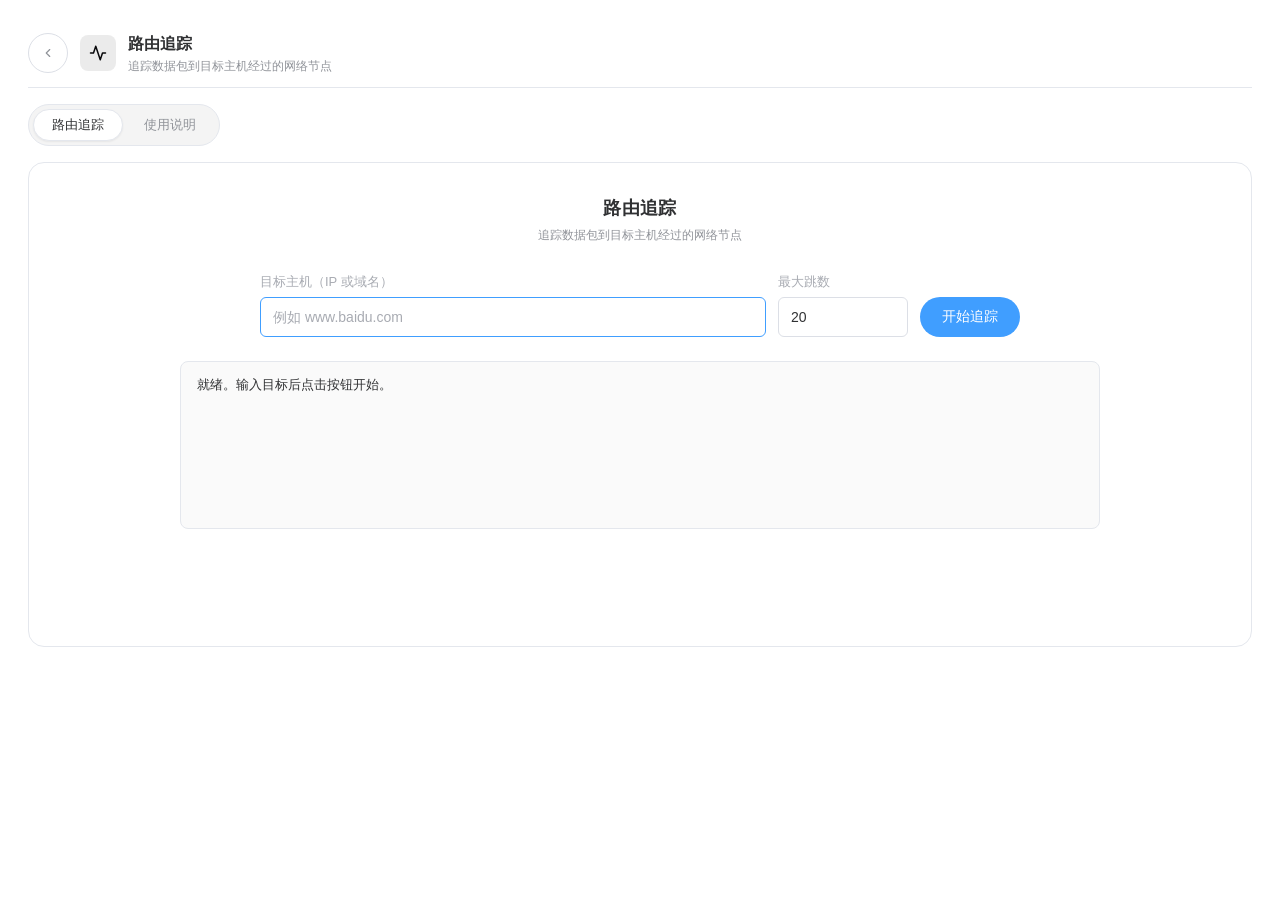
<file: frontend/tools-traceroute.html>
<!DOCTYPE html>
<html lang="zh-CN">
<head>
<meta charset="utf-8" />
<meta name="viewport" content="width=device-width, initial-scale=1" />
<title>路由追踪 · MERCURY</title>
<style>
  :root {
    --bg: #ffffff;
    --card: #ffffff;
    --border: #e4e7ed;
    --text: #303133;
    --muted: #909399;
    --dim: #a8abb2;
    --field: #ffffff;
    --field-border: #dcdfe6;
    --out-bg: #fafafa;
    --out-border: #e4e7ed;
    --out-text: #303133;
    --icon-tile: rgba(9, 9, 11, .08);
    --icon-color: #09090b;
    --primary: #409eff;
    --success: #67c23a;
    --danger: #f56c6c;
    --mono: ui-monospace, SFMono-Regular, Menlo, Consolas, "Liberation Mono", monospace;
  }
  html[data-theme="dark"] {
    --bg: #121212;
    --card: #141414;
    --border: #1f2937;
    --text: #e5eaf3;
    --muted: #a3a6ad;
    --dim: #8d9095;
    --field: #1d1e1f;
    --field-border: #4c4d4f;
    --out-bg: #1d1e1f;
    --out-border: #363637;
    --out-text: #cfd3dc;
    --icon-tile: #409eff;
    --icon-color: #ffffff;
  }
  * { box-sizing: border-box; }
  html, body { height: 100%; }
  body {
    margin: 0;
    background: var(--bg);
    color: var(--text);
    font: 16px/1.5 -apple-system, BlinkMacSystemFont, "Segoe UI", "PingFang SC", "Microsoft YaHei", sans-serif;
    -webkit-font-smoothing: antialiased;
  }
  .page { max-width: 1600px; margin: 0 auto; padding: 20px 28px 40px; }

  /* 与测速页一致：gap 12 / py 12 / mb 16 / 底部分隔线 */
  .head {
    display: flex; align-items: center; gap: 12px;
    padding: 12px 0; margin-bottom: 16px;
    border-bottom: 1px solid var(--border);
  }
  .back {
    width: 40px; height: 40px; border-radius: 50%; flex: none;
    border: 1px solid var(--field-border); background: var(--card);
    color: var(--muted); display: grid; place-items: center;
    text-decoration: none; transition: all .18s ease;
  }
  .back:hover { color: var(--primary); border-color: var(--primary); }
  .back svg { width: 14px; height: 14px; }
  .head-icon {
    width: 36px; height: 36px; border-radius: 8px; flex: none;
    display: grid; place-items: center;
    background: var(--icon-tile); color: var(--icon-color);
  }
  .head-icon svg { width: 18px; height: 18px; }
  .head-text { min-width: 0; flex: 1; }
  .head-text h1 { margin: 0; font-size: 16px; font-weight: 600; line-height: 24px; }
  .head-text p { margin: 2px 0 0; font-size: 12px; color: var(--muted); line-height: 16.5px; }

  /* 内容卡片：圆角 16 / padding 32 / 1px 边框 */
  .panel {
    border: 1px solid var(--border); border-radius: 16px;
    background: var(--card); padding: 32px; min-height: 485px;
  }
  .panel-head { text-align: center; margin-bottom: 28px; }
  .panel-head h2 { margin: 0; font-size: 18px; font-weight: 700; letter-spacing: .3px; }
  .panel-head p { margin: 4px 0 0; font-size: 12px; color: var(--muted); }

  .form { display: flex; gap: 12px; align-items: flex-end; justify-content: center; flex-wrap: wrap; max-width: 760px; margin: 0 auto; }
  .field { display: flex; flex-direction: column; gap: 6px; flex: 1 1 260px; min-width: 180px; }
  .field.narrow { flex: 0 0 130px; min-width: 110px; }
  .field label { font-size: 13px; color: var(--dim); }
  input {
    width: 100%; height: 40px; padding: 0 12px; border-radius: 6px; outline: none;
    background: var(--field); border: 1px solid var(--field-border);
    color: var(--text); font-size: 14px; font-family: inherit; transition: border-color .18s ease;
  }
  select {
    width: 100%; height: 40px; padding: 0 12px; border-radius: 6px; outline: none;
    background: var(--field); border: 1px solid var(--field-border);
    color: var(--text); font-size: 14px; font-family: inherit;
  }
  input::placeholder { color: var(--dim); }
  input:focus { border-color: var(--primary); }
  button.primary {
    height: 40px; padding: 0 22px; border-radius: 999px; border: none; cursor: pointer;
    background: var(--primary); color: #fff; font-size: 14px; font-weight: 500; font-family: inherit;
    transition: filter .18s ease;
  }
  button.primary:hover { filter: brightness(1.08); }
  button.primary:disabled { opacity: .6; cursor: not-allowed; filter: none; }

  .out {
    margin: 24px auto 0; max-width: 920px; padding: 14px 16px; min-height: 168px;
    border-radius: 8px; background: var(--out-bg); border: 1px solid var(--out-border);
    color: var(--out-text); font-family: var(--mono); font-size: 12.5px; line-height: 1.75;
    white-space: pre-wrap; word-break: break-all;
  }
  .out.err { color: var(--danger); }

  .foot { margin: 12px auto 0; max-width: 920px; display: flex; justify-content: center; align-items: center; gap: 8px; }
  .badge { display: none; align-items: center; gap: 6px; font-size: 12px; }
  .badge.show { display: inline-flex; }
  .badge.ok { color: var(--success); }
  .badge.err { color: var(--danger); }
  .spinner {
    width: 13px; height: 13px; border-radius: 50%; border: 2px solid var(--field-border);
    border-top-color: var(--primary); animation: spin .8s linear infinite; display: none;
  }
  .spinner.show { display: inline-block; }
  @keyframes spin { to { transform: rotate(360deg); } }

  @media (max-width: 640px) {
    .page { padding: 16px 16px 32px; }
    .panel { padding: 20px 16px 24px; }
  }


  /* 使用说明 */
  /* 与测速页一致的灰色分段切换 */
  .tabs {
    display: inline-flex; gap: 2px; padding: 4px; margin: 0 0 16px;
    border-radius: 999px; background: rgba(0, 0, 0, .045); border: 1px solid var(--border);
  }
  html[data-theme="dark"] .tabs { background: rgba(255, 255, 255, .06); }
  .tabs button {
    height: 32px; padding: 0 18px; border-radius: 999px; cursor: pointer;
    border: 1px solid transparent; background: transparent; color: var(--muted);
    font-size: 13px; font-family: inherit; transition: all .16s ease;
  }
  .tabs button:hover { color: var(--text); }
  .tabs button.on {
    background: var(--card); border-color: var(--border); color: var(--text);
    box-shadow: 0 1px 2px rgba(0, 0, 0, .06);
  }
  .doc-title { margin: 0 0 10px; font-size: 26px; font-weight: 700; letter-spacing: .2px; line-height: 1.3; }
  .doc-lead { margin: 0 0 22px; font-size: 13.5px; line-height: 1.9; color: var(--text); }
  .doc-fig {
    margin: 0 auto 28px; padding: 18px; border-radius: 12px; max-width: 730px;
    background: #f7f8fa; border: 1px solid #e8eaf0; text-align: center;
  }
  .doc-fig svg { width: 100%; height: 244px; display: block; margin: 0 auto; }
  html[data-theme="dark"] .doc-fig { background: #f2f3f5; border-color: #dfe2e8; }
  .doc h3 {
    margin: 26px 0 10px; padding-bottom: 8px; font-size: 14px; font-weight: 700;
    border-bottom: 1px solid var(--border);
  }
  .doc h3:first-of-type { margin-top: 0; }
  .doc p { margin: 0 0 10px; font-size: 13.5px; line-height: 1.9; color: var(--text); }
  .doc ul, .doc ol { margin: 0 0 10px; padding-left: 22px; font-size: 13.5px; line-height: 1.9; }
  .doc li { margin: 2px 0; }
  .doc code {
    padding: 1px 5px; border-radius: 4px; background: var(--out-bg);
    border: 1px solid var(--out-border); font-family: var(--mono); font-size: 12px;
  }
  .doc .note { margin-top: 18px; }
</style>
</head>
<body>
<div class="page">
  <header class="head">
    <a class="back" id="back" href="#" aria-label="返回">
      <svg viewBox="0 0 24 24" fill="none" stroke="currentColor" stroke-width="2" stroke-linecap="round" stroke-linejoin="round"><path d="M15 18l-6-6 6-6"/></svg>
    </a>
    <div class="head-icon"><svg viewBox="0 0 24 24" fill="none" stroke="currentColor" stroke-width="2" stroke-linecap="round" stroke-linejoin="round"><path d="M22 12h-4l-3 9L9 3l-3 9H2"/></svg></div>
    <div class="head-text">
      <h1>路由追踪</h1>
      <p>追踪数据包到目标主机经过的网络节点</p>
    </div>
  </header>

  
    <div class="tabs" id="tabs">
      <button class="on" data-p="main">路由追踪</button>
      <button data-p="doc">使用说明</button>
    </div>

  <section class="panel" id="main">
    <div class="panel-head">
      <h2>路由追踪</h2>
      <p>追踪数据包到目标主机经过的网络节点</p>
    </div>

    <div class="form">
      <div class="field">
        <label>目标主机（IP 或域名）</label>
        <input id="host" placeholder="例如 www.baidu.com" autofocus />
      </div>
      <div class="field narrow">
        <label>最大跳数</label>
        <input id="max" type="number" min="1" max="30" value="20" />
      </div>
      <button class="primary" id="run" data-label="开始追踪">开始追踪</button>
    </div>

    <pre class="out" id="out">就绪。输入目标后点击按钮开始。</pre>
    <div class="foot" id="dlwrap" style="display:none"><a id="dl" class="primary" style="text-decoration:none" href="#">下载 pcap 文件</a></div>
    <div class="foot">
      <span class="spinner" id="spin"></span>
      <span class="badge" id="status"></span>
    </div>
  </section>
  <section class="panel" id="doc" style="display:none">
    <div class="doc">
      <h2 class="doc-title">路由追踪使用说明</h2>
      <p class="doc-lead">本工具用于查看数据包从飞牛到目标经过了哪些路由设备。当目标是“能通但很慢”或“中间某一跳之后断了”时，先看这张路径图。</p>
      <div class="doc-fig"><svg viewBox="0 0 720 210" xmlns="http://www.w3.org/2000/svg"><defs><marker id="ar" viewBox="0 0 10 10" refX="9" refY="5" markerWidth="7" markerHeight="7" orient="auto"><path d="M0,0 L10,5 L0,10 z" fill="#4f6ef7"/></marker><marker id="ag" viewBox="0 0 10 10" refX="9" refY="5" markerWidth="7" markerHeight="7" orient="auto"><path d="M0,0 L10,5 L0,10 z" fill="#3fae5a"/></marker></defs>
  <text x="360" y="26" text-anchor="middle" font-size="12" fill="#606266">逐跳追踪：TTL 从 1 递增，直到到达目标</text>
  
  <rect x="20" y="76" width="140" height="66" rx="10" fill="#ffffff" stroke="#dfe3ec"/>
  <text x="90" y="105" text-anchor="middle" font-size="14" font-weight="600" fill="#303133">飞牛主机</text>
  <text x="90" y="125" text-anchor="middle" font-size="11" fill="#909399">起点</text>
  
  <rect x="205" y="76" width="130" height="66" rx="10" fill="#ffffff" stroke="#dfe3ec"/>
  <text x="270" y="105" text-anchor="middle" font-size="14" font-weight="600" fill="#303133">路由 1</text>
  <text x="270" y="125" text-anchor="middle" font-size="11" fill="#909399">TTL=1</text>
  
  <rect x="375" y="76" width="130" height="66" rx="10" fill="#ffffff" stroke="#dfe3ec"/>
  <text x="440" y="105" text-anchor="middle" font-size="14" font-weight="600" fill="#303133">路由 2</text>
  <text x="440" y="125" text-anchor="middle" font-size="11" fill="#909399">TTL=2</text>
  
  <rect x="545" y="76" width="140" height="66" rx="10" fill="#ffffff" stroke="#dfe3ec"/>
  <text x="615" y="105" text-anchor="middle" font-size="14" font-weight="600" fill="#303133">目标主机</text>
  <text x="615" y="125" text-anchor="middle" font-size="11" fill="#909399">TTL=n</text>
  <line x1="164" y1="109" x2="197" y2="109" stroke="#4f6ef7" stroke-width="2" marker-end="url(#ar)"/>
  <line x1="339" y1="109" x2="367" y2="109" stroke="#4f6ef7" stroke-width="2" marker-end="url(#ar)"/>
  <line x1="509" y1="109" x2="537" y2="109" stroke="#4f6ef7" stroke-width="2" marker-end="url(#ar)"/>
  <text x="360" y="172" text-anchor="middle" font-size="11" fill="#909399">每跳显示 IP 与耗时；显示 * 表示该跳不回探测包</text>
</svg></div>

      <p>本工具追踪从飞牛到目标主机的整条路径，逐跳列出中间经过的路由设备，用于定位“哪一跳开始不通”。</p>
      <h3>工作原理</h3>
      <ul>
        <li>调用飞牛系统的 <code>traceroute</code>，逐跳增加 TTL 发送探测包。</li>
        <li>关闭反向域名解析（<code>-n</code>），直接显示 IP，速度快且不受 DNS 影响。</li>
        <li>每跳默认探测 1 次，单跳超时 1 秒。</li>
      </ul>
      <h3>使用步骤</h3>
      <ol>
        <li>输入目标 IP 或域名。</li>
        <li>设置最大跳数（1-30），默认 20。</li>
        <li>点击「开始追踪」。</li>
      </ol>
      <h3>结果解读</h3>
      <ul>
        <li>每行是一跳，显示跳数、IP 和耗时。</li>
        <li>出现 <code>*</code> 表示该跳没有回应探测包，很常见（路由器默认不回），不代表链路中断。</li>
        <li>如果从某一跳之后全部超时而目标始终没出现，问题多半出在该跳之后。</li>
      </ul>
      <div class="note">追踪只能看到去程路径；回程路径可能不同，这是正常的网络现象。</div>
    </div>
  </section>

</div>

<script>
  // 跟随应用主题：应用用 vueuse 的 color-scheme 记录 light/dark/auto
  (function () {
    var mode = 'auto';
    try { mode = localStorage.getItem('vueuse-color-scheme') || 'auto'; } catch (e) {}
    if (mode !== 'light' && mode !== 'dark') {
      mode = window.matchMedia && window.matchMedia('(prefers-color-scheme: dark)').matches ? 'dark' : 'light';
    }
    document.documentElement.setAttribute('data-theme', mode);
  })();

  // 定点返回诊断工具页，不用 history.back()，避免跳到别的页面
  document.getElementById('back').addEventListener('click', function (ev) {
    ev.preventDefault();
    if (window.parent !== window && window.parent.__mercuryCloseTool) {
      window.parent.__mercuryCloseTool();
      return;
    }
    location.href = './#/diagnostic-tools';
  });

  var PREFIX = (function () {
    var p = location.pathname;
    var i = p.lastIndexOf('/');
    return i >= 0 ? p.slice(0, i) : '';
  })();

  var out = document.getElementById('out');
  var statusEl = document.getElementById('status');
  var spin = document.getElementById('spin');
  var runBtn = document.getElementById('run');

  function setStatus(ok) {
    statusEl.className = 'badge show ' + (ok ? 'ok' : 'err');
    statusEl.textContent = ok ? '完成' : '失败';
  }
  function fail(msg) {
    out.className = 'out err';
    out.textContent = msg;
    statusEl.className = 'badge';
  }
  function setBusy(on) {
    spin.className = 'spinner' + (on ? ' show' : '');
    runBtn.disabled = on;
    runBtn.textContent = on ? '执行中…' : runBtn.dataset.label;
  }
  async function run(url, tip) {
    setBusy(true);
    out.className = 'out';
    out.textContent = tip;
    statusEl.className = 'badge';
    try {
      var r = await fetch(PREFIX + url, { cache: 'no-store' });
      var j = await r.json();
      if (j.code !== 200 || !j.data) throw new Error(j.message || '请求失败');
      out.textContent = j.data.output || '(无输出)';
      setStatus(!!j.data.ok);
    } catch (e) {
      out.className = 'out err';
      out.textContent = '出错：' + (e.message || e);
      setStatus(false);
    } finally {
      setBusy(false);
    }
  }
  runBtn.addEventListener('click', onRun);
  document.querySelectorAll('input').forEach(function (el) {
    el.addEventListener('keydown', function (ev) { if (ev.key === 'Enter') onRun(); });
  });

  function onRun() {
    var host = document.getElementById('host').value.trim();
    if (!host) return fail('请输入目标主机');
    var max = document.getElementById('max').value || 20;
    run('/api/tools/traceroute?host=' + encodeURIComponent(host) + '&max=' + encodeURIComponent(max), '正在追踪到 ' + host + ' 的路径…');
  }
</script>
<script>
  (function () {
    var tabs = document.getElementById('tabs');
    var main = document.getElementById('main');
    var doc = document.getElementById('doc');
    if (!tabs || !main || !doc) return;
    tabs.addEventListener('click', function (ev) {
      var b = ev.target.closest('button');
      if (!b) return;
      var showDoc = b.dataset.p === 'doc';
      main.style.display = showDoc ? 'none' : '';
      doc.style.display = showDoc ? '' : 'none';
      Array.prototype.forEach.call(tabs.children, function (x) {
        x.classList.toggle('on', x === b);
      });
      window.scrollTo(0, 0);
    });
  })();
</script>
</body>
</html>
</file>
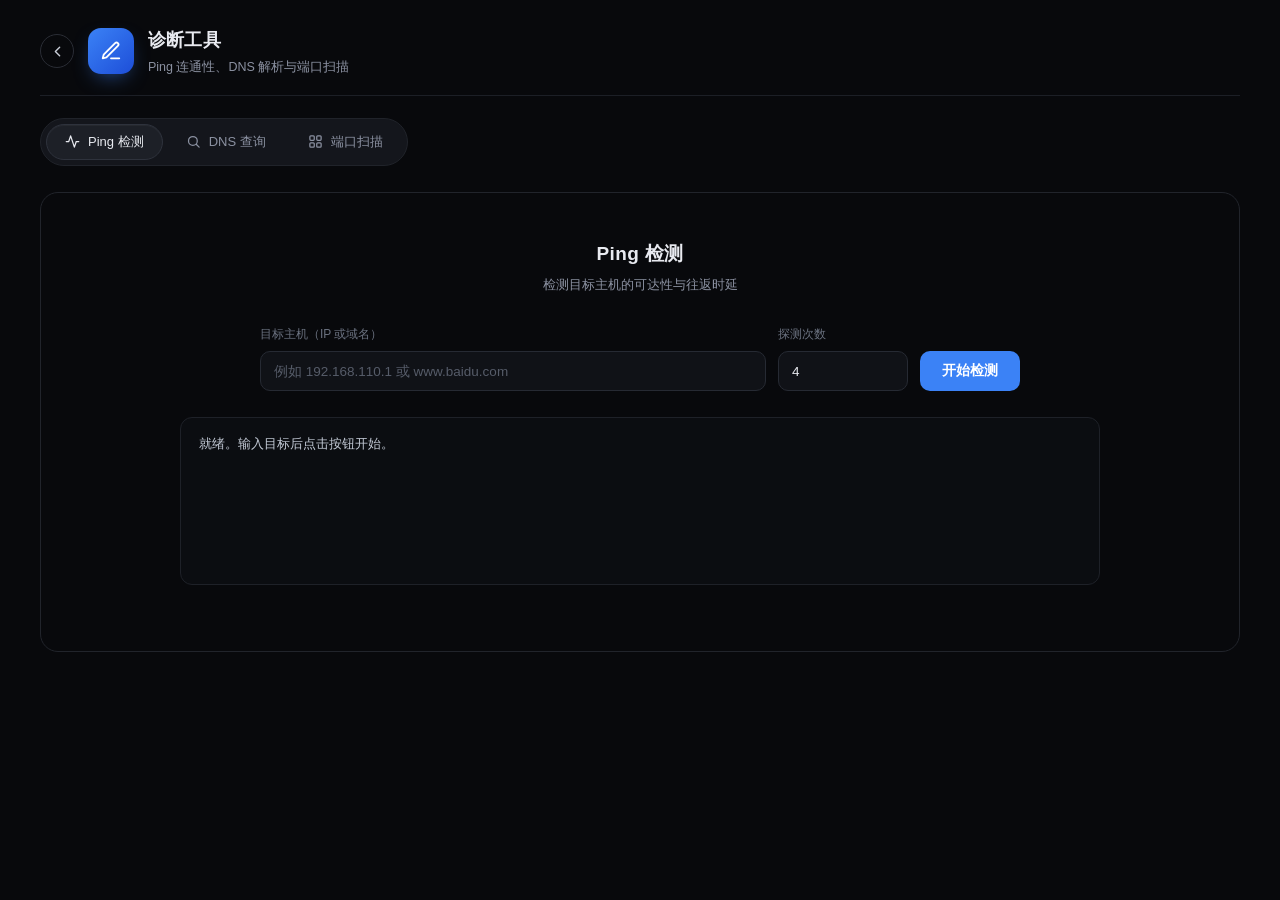
<file: frontend/tools.html>
<!DOCTYPE html>
<html lang="zh-CN">
<head>
<meta charset="utf-8" />
<meta name="viewport" content="width=device-width, initial-scale=1" />
<title>诊断工具 · MERCURY</title>
<style>
  :root {
    --bg: #08090c;
    --panel: transparent;
    --panel-border: #21242b;
    --surface: #14161c;
    --surface-active: #1d2027;
    --field: #101217;
    --field-border: #262a33;
    --text: #e8eaf0;
    --muted: #8b91a1;
    --dim: #6b7280;
    --primary: #3b82f6;
    --success: #22c55e;
    --danger: #ef4444;
    --mono: ui-monospace, SFMono-Regular, Menlo, Consolas, "Liberation Mono", monospace;
  }
  * { box-sizing: border-box; }
  html, body { height: 100%; }
  body {
    margin: 0;
    background: var(--bg);
    color: var(--text);
    font: 14px/1.6 -apple-system, BlinkMacSystemFont, "Segoe UI", "PingFang SC", "Microsoft YaHei", sans-serif;
    -webkit-font-smoothing: antialiased;
  }
  .page { max-width: 1280px; margin: 0 auto; padding: 26px 40px 60px; }

  /* 顶部：返回 + 图标 + 标题 */
  .head { display: flex; align-items: center; gap: 14px; }
  .back {
    width: 34px; height: 34px; border-radius: 999px; flex: none;
    border: 1px solid #2a2d35; color: #c7ccd6; display: grid; place-items: center;
    text-decoration: none; transition: all .18s ease;
  }
  .back:hover { border-color: #3a3f4a; color: #fff; background: #14161c; }
  .head-icon {
    width: 46px; height: 46px; border-radius: 13px; flex: none;
    display: grid; place-items: center;
    background: linear-gradient(135deg, #3b82f6 0%, #1d4ed8 100%);
    box-shadow: 0 8px 22px -10px rgba(59,130,246,.85);
  }
  .head-text h1 { margin: 0; font-size: 18px; font-weight: 600; letter-spacing: .2px; }
  .head-text p { margin: 2px 0 0; font-size: 12.5px; color: var(--muted); }

  .divider { height: 1px; background: #1c1f26; margin: 18px 0 22px; }

  /* 胶囊页签 */
  .tabs {
    display: inline-flex; gap: 4px; padding: 5px;
    background: var(--surface); border: 1px solid #20232a; border-radius: 999px;
  }
  .tab {
    display: inline-flex; align-items: center; gap: 8px;
    padding: 8px 18px; border-radius: 999px; border: 1px solid transparent;
    background: transparent; color: var(--muted); font-size: 13px; font-family: inherit;
    cursor: pointer; transition: all .18s ease; white-space: nowrap;
  }
  .tab:hover { color: #cfd3dc; }
  .tab.active {
    background: var(--surface-active); border-color: #2e323c; color: var(--text);
    box-shadow: inset 0 1px 0 rgba(255,255,255,.04);
  }
  .tab svg { width: 15px; height: 15px; }

  /* 内容大卡片 */
  .panel {
    margin-top: 26px; border: 1px solid var(--panel-border); border-radius: 18px;
    padding: 46px 40px 40px; background: var(--panel); min-height: 460px;
  }
  .panel-head { text-align: center; margin-bottom: 30px; }
  .panel-head h2 { margin: 0; font-size: 19px; font-weight: 700; letter-spacing: .4px; }
  .panel-head p { margin: 6px 0 0; font-size: 12.5px; color: var(--muted); }

  .form { display: flex; gap: 12px; align-items: flex-end; justify-content: center; flex-wrap: wrap; max-width: 760px; margin: 0 auto; }
  .field { display: flex; flex-direction: column; gap: 7px; flex: 1 1 260px; min-width: 180px; }
  .field.narrow { flex: 0 0 130px; min-width: 110px; }
  .field label { font-size: 12px; color: var(--dim); }
  input {
    width: 100%; height: 40px; padding: 0 13px; border-radius: 10px; outline: none;
    background: var(--field); border: 1px solid var(--field-border);
    color: var(--text); font-size: 13.5px; font-family: inherit; transition: border-color .18s ease;
  }
  input::placeholder { color: #565c69; }
  input:focus { border-color: var(--primary); }
  button.primary {
    height: 40px; padding: 0 22px; border-radius: 10px; border: none; cursor: pointer;
    background: var(--primary); color: #fff; font-size: 13.5px; font-weight: 600; font-family: inherit;
    display: inline-flex; align-items: center; gap: 8px; transition: filter .18s ease;
  }
  button.primary:hover { filter: brightness(1.08); }
  button.primary:disabled { opacity: .55; cursor: not-allowed; filter: none; }

  .out {
    margin: 26px auto 0; max-width: 920px; padding: 16px 18px; min-height: 168px;
    border-radius: 12px; background: #0b0d11; border: 1px solid #1e2128;
    color: #c3cad6; font-family: var(--mono); font-size: 12.5px; line-height: 1.8;
    white-space: pre-wrap; word-break: break-all;
  }
  .out.err { color: #fca5a5; }

  .foot { margin: 14px auto 0; max-width: 920px; display: flex; justify-content: center; gap: 10px; }
  .badge { display: none; align-items: center; gap: 6px; font-size: 12px; }
  .badge.show { display: inline-flex; }
  .badge.ok { color: var(--success); }
  .badge.err { color: var(--danger); }
  .spinner {
    width: 13px; height: 13px; border-radius: 999px; border: 2px solid rgba(255,255,255,.18);
    border-top-color: var(--primary); animation: spin .8s linear infinite; display: none;
  }
  .spinner.show { display: inline-block; }
  @keyframes spin { to { transform: rotate(360deg); } }

  @media (max-width: 640px) {
    .page { padding: 18px 16px 40px; }
    .panel { padding: 30px 18px 24px; }
    .tab { padding: 8px 13px; }
    .tab span { display: none; }
    .head-text h1 { font-size: 16px; }
  }
</style>
</head>
<body>
<div class="page">
  <header class="head">
    <a class="back" id="back" href="#" aria-label="返回">
      <svg viewBox="0 0 24 24" width="17" height="17" fill="none" stroke="currentColor" stroke-width="2" stroke-linecap="round" stroke-linejoin="round"><path d="M15 18l-6-6 6-6"/></svg>
    </a>
    <div class="head-icon">
      <svg viewBox="0 0 24 24" width="22" height="22" fill="none" stroke="#fff" stroke-width="2" stroke-linecap="round" stroke-linejoin="round"><path d="M12 20h9"/><path d="M16.5 3.5a2.1 2.1 0 0 1 3 3L7 19l-4 1 1-4Z"/></svg>
    </div>
    <div class="head-text">
      <h1>诊断工具</h1>
      <p>Ping 连通性、DNS 解析与端口扫描</p>
    </div>
  </header>

  <div class="divider"></div>

  <div class="tabs">
    <button class="tab active" data-tab="ping">
      <svg viewBox="0 0 24 24" fill="none" stroke="currentColor" stroke-width="2" stroke-linecap="round" stroke-linejoin="round"><path d="M22 12h-4l-3 9L9 3l-3 9H2"/></svg>
      <span>Ping 检测</span>
    </button>
    <button class="tab" data-tab="dns">
      <svg viewBox="0 0 24 24" fill="none" stroke="currentColor" stroke-width="2" stroke-linecap="round" stroke-linejoin="round"><circle cx="11" cy="11" r="7"/><path d="M21 21l-4.3-4.3"/></svg>
      <span>DNS 查询</span>
    </button>
    <button class="tab" data-tab="portscan">
      <svg viewBox="0 0 24 24" fill="none" stroke="currentColor" stroke-width="2" stroke-linecap="round" stroke-linejoin="round"><rect x="3" y="3" width="7" height="7" rx="1.5"/><rect x="14" y="3" width="7" height="7" rx="1.5"/><rect x="3" y="14" width="7" height="7" rx="1.5"/><rect x="14" y="14" width="7" height="7" rx="1.5"/></svg>
      <span>端口扫描</span>
    </button>
  </div>

  <section class="panel">
    <div class="panel-head">
      <h2 id="panel-title">Ping 检测</h2>
      <p id="panel-desc">检测目标主机的可达性与往返时延</p>
    </div>

    <div class="form" id="row-ping">
      <div class="field">
        <label>目标主机（IP 或域名）</label>
        <input id="ping-host" placeholder="例如 192.168.110.1 或 www.baidu.com" />
      </div>
      <div class="field narrow">
        <label>探测次数</label>
        <input id="ping-count" type="number" min="1" max="20" value="4" />
      </div>
      <button class="primary" id="ping-run" data-label="开始检测">开始检测</button>
    </div>

    <div class="form" id="row-dns" style="display:none">
      <div class="field">
        <label>域名</label>
        <input id="dns-name" placeholder="例如 www.baidu.com" />
      </div>
      <button class="primary" id="dns-run" data-label="查询记录">查询记录</button>
    </div>

    <div class="form" id="row-portscan" style="display:none">
      <div class="field">
        <label>目标主机</label>
        <input id="scan-host" placeholder="例如 192.168.110.1" />
      </div>
      <div class="field narrow">
        <label>端口范围</label>
        <input id="scan-ports" value="1-1024" />
      </div>
      <button class="primary" id="scan-run" data-label="开始扫描">开始扫描</button>
    </div>

    <pre class="out" id="out">就绪。选择上方工具并输入目标后开始。</pre>
    <div class="foot">
      <span class="spinner" id="spin"></span>
      <span class="badge" id="status"></span>
    </div>
  </section>
</div>

<script>
  document.getElementById('back').addEventListener('click', function (ev) {
    ev.preventDefault();
    if (history.length > 1) history.back();
    else location.href = './';
  });

  var PREFIX = (function () {
    var p = location.pathname;
    var i = p.indexOf('/tools.html');
    return i >= 0 ? p.slice(0, i) : p.replace(/\/$/, '');
  })();

  var META = {
    ping: ['Ping 检测', '检测目标主机的可达性与往返时延'],
    dns: ['DNS 查询', '解析域名的 A / AAAA / CNAME / MX / NS 记录'],
    portscan: ['端口扫描', '探测目标主机开放的服务端口']
  };

  var out = document.getElementById('out');
  var statusEl = document.getElementById('status');
  var spin = document.getElementById('spin');

  function setStatus(ok, text) {
    statusEl.className = 'badge show ' + (ok ? 'ok' : 'err');
    statusEl.textContent = text || (ok ? '完成' : '失败');
  }
  function clearStatus() {
    statusEl.className = 'badge';
    statusEl.textContent = '';
  }
  function setBusy(on) {
    spin.className = 'spinner' + (on ? ' show' : '');
  }

  function switchTab(name) {
    document.querySelectorAll('.tab').forEach(function (t) {
      t.classList.toggle('active', t.dataset.tab === name);
    });
    ['ping', 'dns', 'portscan'].forEach(function (k) {
      document.getElementById('row-' + k).style.display = k === name ? 'flex' : 'none';
    });
    document.getElementById('panel-title').textContent = META[name][0];
    document.getElementById('panel-desc').textContent = META[name][1];
    out.className = 'out';
    out.textContent = '就绪。输入目标后点击按钮开始。';
    clearStatus();
  }

  function busy(btn, on) {
    btn.disabled = on;
    btn.textContent = on ? '执行中…' : btn.dataset.label;
    setBusy(on);
  }

  async function run(url, btn, tip) {
    busy(btn, true);
    out.className = 'out';
    out.textContent = tip;
    clearStatus();
    try {
      var r = await fetch(PREFIX + url, { cache: 'no-store' });
      var j = await r.json();
      if (j.code !== 200 || !j.data) throw new Error(j.message || '请求失败');
      out.textContent = j.data.output || '(无输出)';
      out.className = 'out';
      setStatus(!!j.data.ok);
    } catch (e) {
      out.className = 'out err';
      out.textContent = '出错：' + (e.message || e);
      setStatus(false);
    } finally {
      busy(btn, false);
    }
  }

  document.querySelectorAll('.tab').forEach(function (t) {
    t.addEventListener('click', function () { switchTab(t.dataset.tab); location.hash = t.dataset.tab; });
  });

  var pingBtn = document.getElementById('ping-run');
  pingBtn.addEventListener('click', function () {
    var host = document.getElementById('ping-host').value.trim();
    if (!host) { out.className = 'out err'; out.textContent = '请输入目标主机'; return; }
    var count = document.getElementById('ping-count').value || 4;
    run('/api/tools/ping?host=' + encodeURIComponent(host) + '&count=' + encodeURIComponent(count), pingBtn, '正在探测 ' + host + ' …');
  });

  var dnsBtn = document.getElementById('dns-run');
  dnsBtn.addEventListener('click', function () {
    var name = document.getElementById('dns-name').value.trim();
    if (!name) { out.className = 'out err'; out.textContent = '请输入域名'; return; }
    run('/api/tools/dns?name=' + encodeURIComponent(name), dnsBtn, '正在解析 ' + name + ' …');
  });

  var scanBtn = document.getElementById('scan-run');
  scanBtn.addEventListener('click', function () {
    var host = document.getElementById('scan-host').value.trim();
    if (!host) { out.className = 'out err'; out.textContent = '请输入目标主机'; return; }
    var ports = document.getElementById('scan-ports').value.trim() || '1-1024';
    run('/api/tools/portscan?host=' + encodeURIComponent(host) + '&ports=' + encodeURIComponent(ports), scanBtn, '正在扫描 ' + host + ' …');
  });

  var hash = (location.hash || '').replace('#', '');
  switchTab(META[hash] ? hash : 'ping');
</script>
</body>
</html>
</file>
